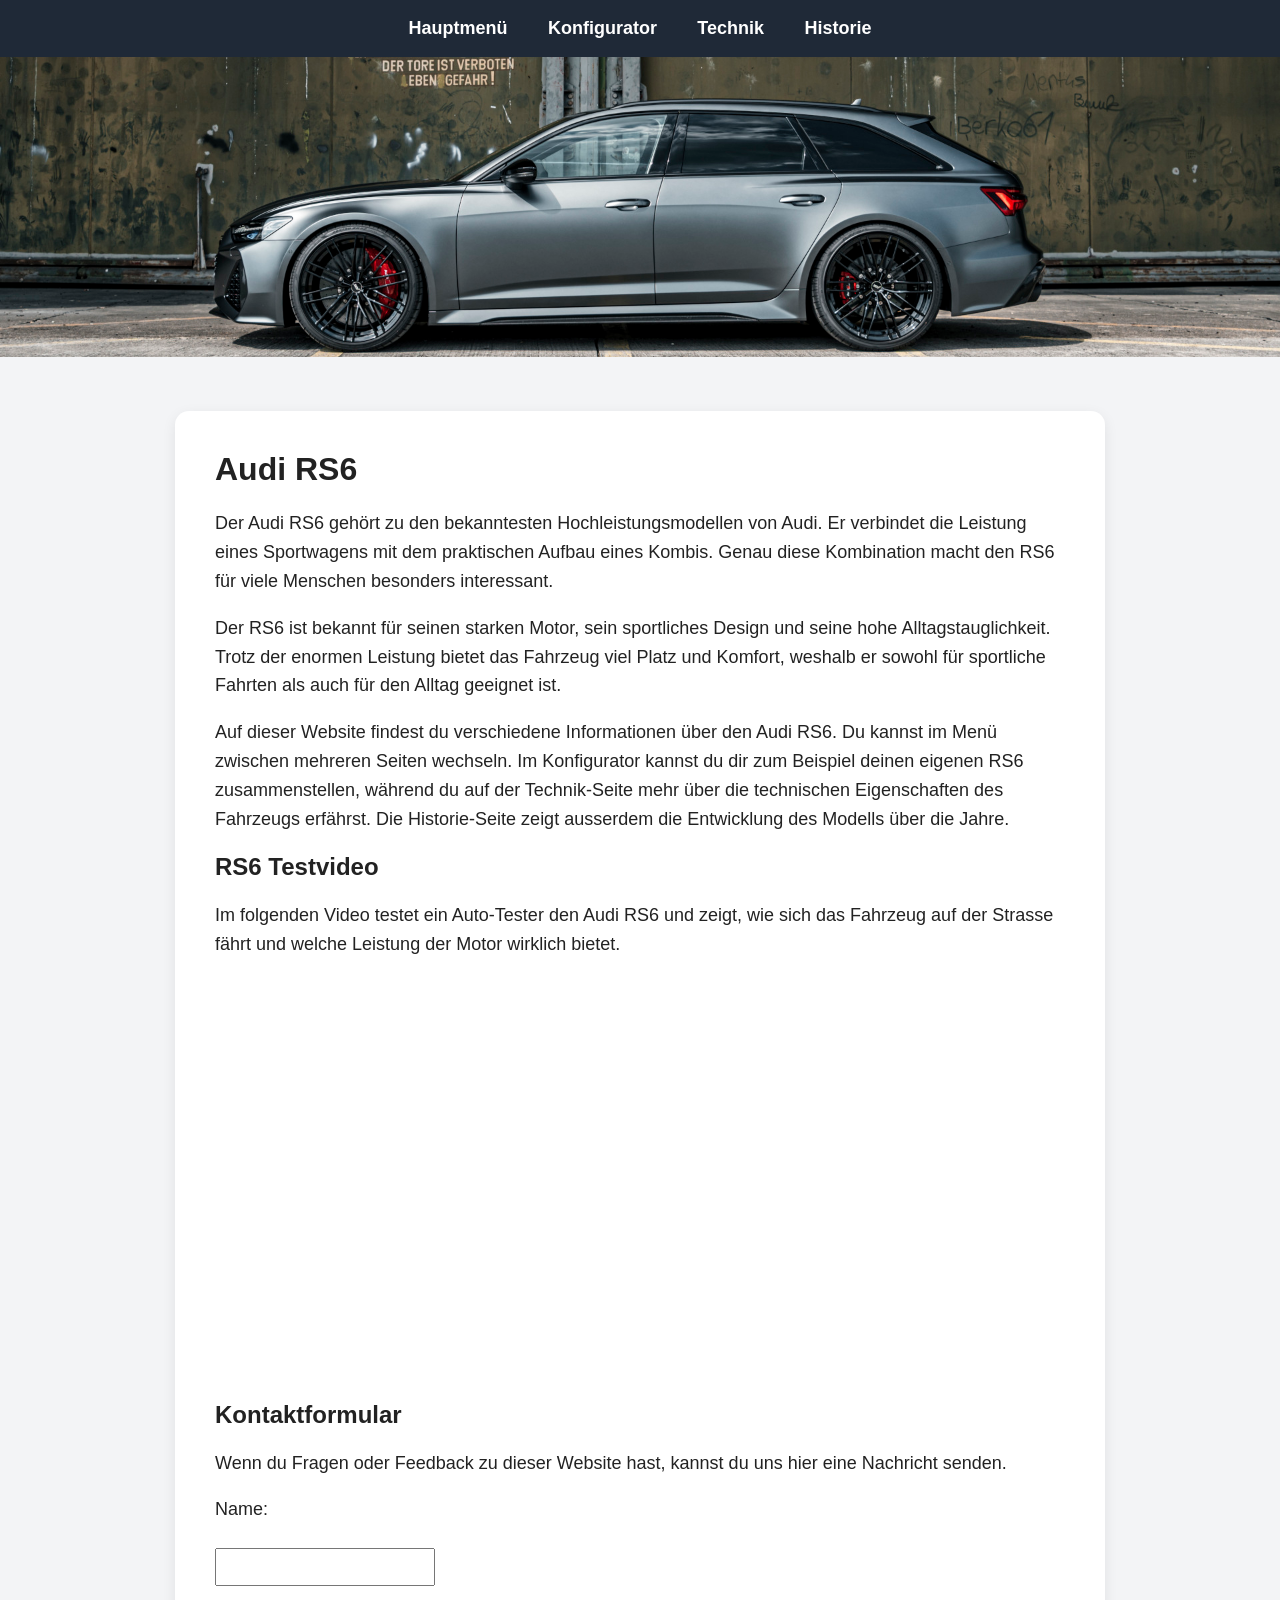
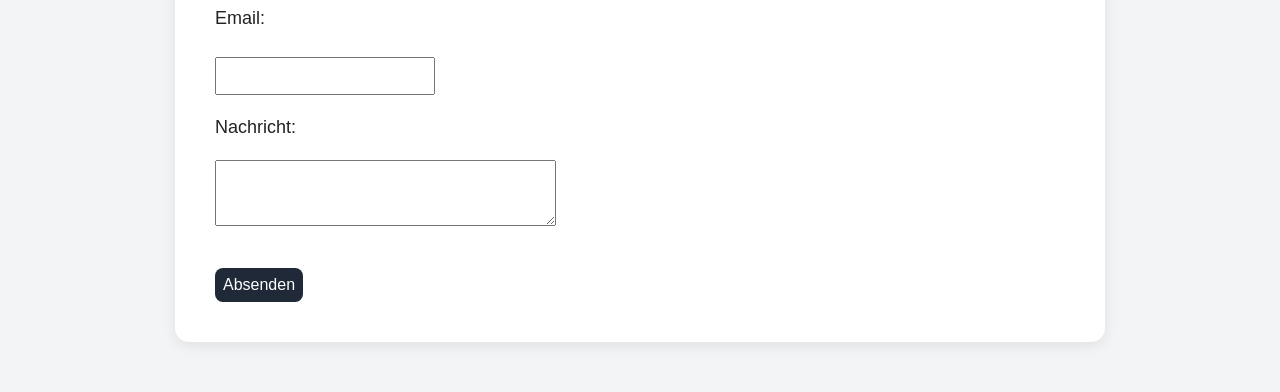
<file: index.html>
<!doctype html>
<html>
<head>
  <title>Unsere Website</title>
  <link rel="stylesheet" href="style.css">
</head>

<body>

<div class="menu">
  <a href="index.html">Hauptmenü</a>
  <a href="Seite 1.html">Konfigurator</a>
  <a href="Seite 2.html">Technik</a>
  <a href="Seite 3.html">Historie</a>
</div>

<img src="ABT-Tuning_RS6_daytonagrau_matt-Hangar-Seite.jpeg" class="hero">

<div class="content">

<h1>Audi RS6</h1>

<p>
Der Audi RS6 gehört zu den bekanntesten Hochleistungsmodellen von Audi.
Er verbindet die Leistung eines Sportwagens mit dem praktischen Aufbau
eines Kombis. Genau diese Kombination macht den RS6 für viele Menschen
besonders interessant.
</p>

<p>
Der RS6 ist bekannt für seinen starken Motor, sein sportliches Design
und seine hohe Alltagstauglichkeit. Trotz der enormen Leistung bietet
das Fahrzeug viel Platz und Komfort, weshalb er sowohl für sportliche
Fahrten als auch für den Alltag geeignet ist.
</p>

<p>
Auf dieser Website findest du verschiedene Informationen über den Audi RS6.
Du kannst im Menü zwischen mehreren Seiten wechseln. Im Konfigurator
kannst du dir zum Beispiel deinen eigenen RS6 zusammenstellen, während
du auf der Technik-Seite mehr über die technischen Eigenschaften des
Fahrzeugs erfährst. Die Historie-Seite zeigt ausserdem die Entwicklung
des Modells über die Jahre.
</p>

<h2>RS6 Testvideo</h2>

<p>
Im folgenden Video testet ein Auto-Tester den Audi RS6 und zeigt,
wie sich das Fahrzeug auf der Strasse fährt und welche Leistung
der Motor wirklich bietet.
</p>

<iframe width="100%" height="400"
src="https://www.youtube.com/embed/F4cvrid6DsI"
title="Audi RS6 Test"
frameborder="0"
allowfullscreen>
</iframe>

<h2>Kontaktformular</h2>

<p>
Wenn du Fragen oder Feedback zu dieser Website hast, kannst du uns hier
eine Nachricht senden.
</p>

<form>
  <p>Name:</p>
  <input type="text">

  <p>Email:</p>
  <input type="email">

  <p>Nachricht:</p>
  <textarea rows="4" cols="40"></textarea>

  <br><br>

  <button>Absenden</button>
</form>

</div>

</body>
</html>
</file>
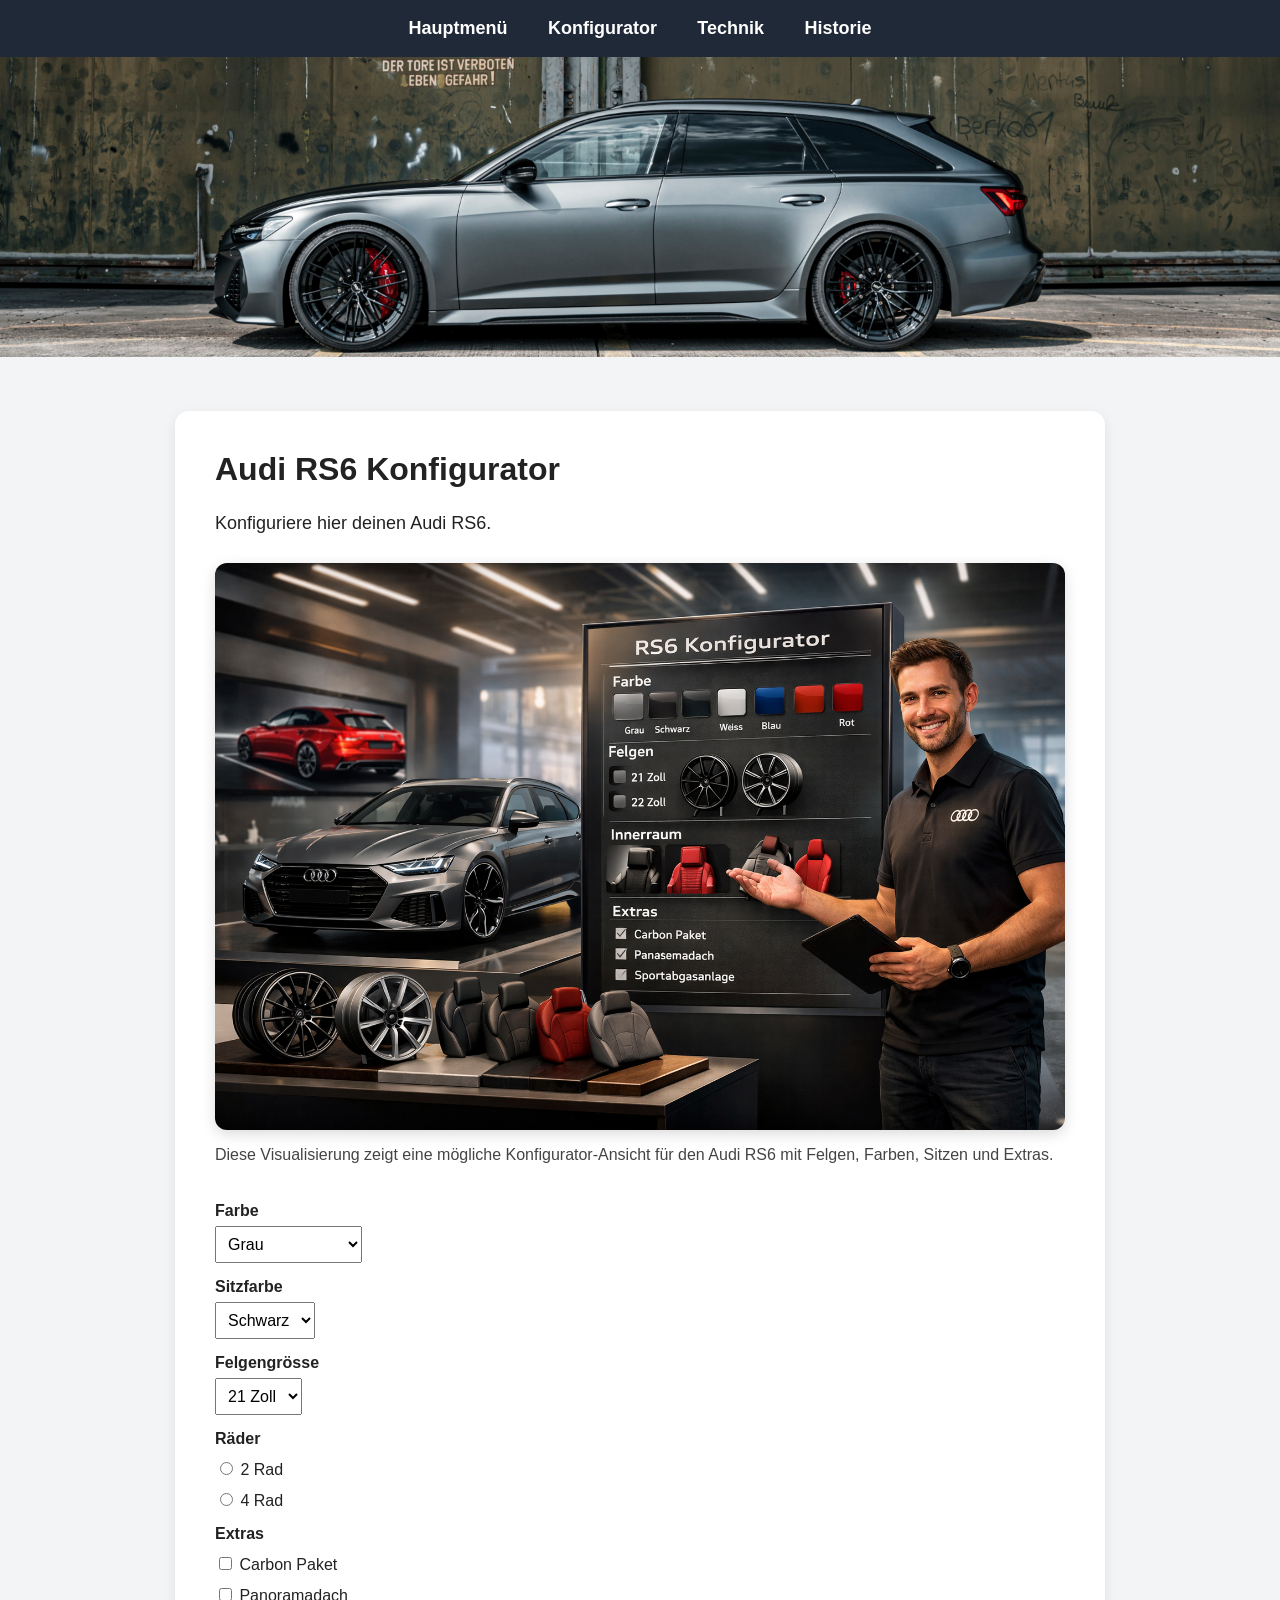
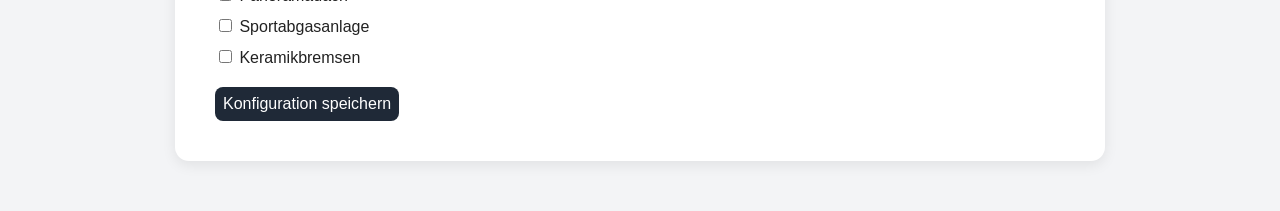
<file: Seite 1.html>
<!doctype html>
<html>
<head>
  <title>Konfigurator</title>
  <link rel="stylesheet" href="style.css">
</head>
<body>

  <div class="menu">
    <a href="index.html">Hauptmenü</a>
    <a href="Seite 1.html">Konfigurator</a>
    <a href="Seite 2.html">Technik</a>
    <a href="Seite 3.html">Historie</a>
  </div>

  <img src="ABT-Tuning_RS6_daytonagrau_matt-Hangar-Seite.jpeg" class="hero">

  <div class="content">
    <h1>Audi RS6 Konfigurator</h1>
    <p>Konfiguriere hier deinen Audi RS6.</p>

    <div class="config-bild-box">
      <img src="4113b171-f6ad-4290-873f-c9e4966e771e.png" class="config-bild">
      <p class="bild-text">
        Diese Visualisierung zeigt eine mögliche Konfigurator-Ansicht
        für den Audi RS6 mit Felgen, Farben, Sitzen und Extras.
      </p>
    </div>

    <form>
      <label for="farbe">Farbe</label>
      <select id="farbe">
        <option>Grau</option>
        <option>Schwarz</option>
        <option>Gletscherweiss</option>
        <option>Blau</option>
        <option>Rot</option>
      </select>

      <label for="sitzfarbe">Sitzfarbe</label>
      <select id="sitzfarbe">
        <option>Schwarz</option>
        <option>Rot</option>
        <option>Grau</option>
        <option>Cognac</option>
      </select>

      <label for="felgen">Felgengrösse</label>
      <select id="felgen">
        <option>21 Zoll</option>
        <option>22 Zoll</option>
      </select>

      <label>Räder</label>
      <label class="option-line"><input type="radio" name="rad"> 2 Rad</label>
      <label class="option-line"><input type="radio" name="rad"> 4 Rad</label>

      <label>Extras</label>
      <label class="option-line"><input type="checkbox"> Carbon Paket</label>
      <label class="option-line"><input type="checkbox"> Panoramadach</label>
      <label class="option-line"><input type="checkbox"> Sportabgasanlage</label>
      <label class="option-line"><input type="checkbox"> Keramikbremsen</label>

      <button type="submit">Konfiguration speichern</button>
    </form>
  </div>

</body>
</html>
</file>
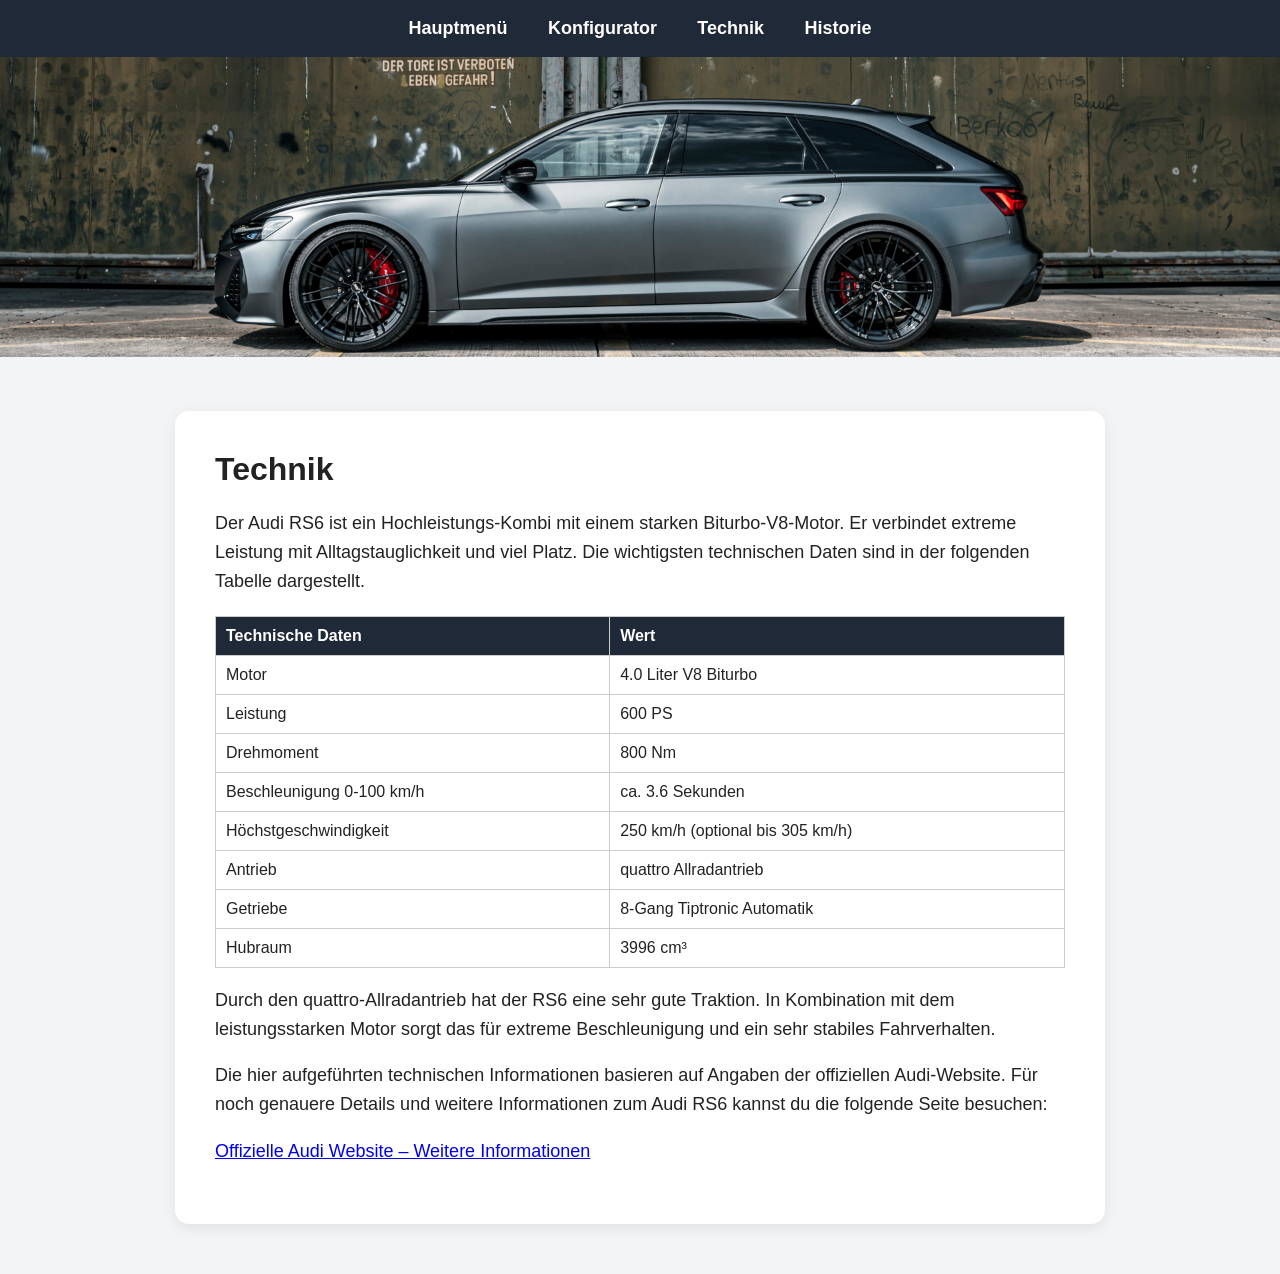
<file: Seite 2.html>
<!doctype html>
<html>
<head>
  <title>Technik</title>
  <link rel="stylesheet" href="style.css">
</head>
<body>

  <div class="menu">
    <a href="index.html">Hauptmenü</a>
    <a href="Seite 1.html">Konfigurator</a>
    <a href="Seite 2.html">Technik</a>
    <a href="Seite 3.html">Historie</a>
  </div>

  <img src="ABT-Tuning_RS6_daytonagrau_matt-Hangar-Seite.jpeg" class="hero">

  <div class="content">

    <h1>Technik</h1>

    <p>
      Der Audi RS6 ist ein Hochleistungs-Kombi mit einem starken Biturbo-V8-Motor.
      Er verbindet extreme Leistung mit Alltagstauglichkeit und viel Platz.
      Die wichtigsten technischen Daten sind in der folgenden Tabelle dargestellt.
    </p>

    <table>

      <tr>
        <th>Technische Daten</th>
        <th>Wert</th>
      </tr>

      <tr>
        <td>Motor</td>
        <td>4.0 Liter V8 Biturbo</td>
      </tr>

      <tr>
        <td>Leistung</td>
        <td>600 PS</td>
      </tr>

      <tr>
        <td>Drehmoment</td>
        <td>800 Nm</td>
      </tr>

      <tr>
        <td>Beschleunigung 0-100 km/h</td>
        <td>ca. 3.6 Sekunden</td>
      </tr>

      <tr>
        <td>Höchstgeschwindigkeit</td>
        <td>250 km/h (optional bis 305 km/h)</td>
      </tr>

      <tr>
        <td>Antrieb</td>
        <td>quattro Allradantrieb</td>
      </tr>

      <tr>
        <td>Getriebe</td>
        <td>8-Gang Tiptronic Automatik</td>
      </tr>

      <tr>
        <td>Hubraum</td>
        <td>3996 cm³</td>
      </tr>

    </table>

    <p>
      Durch den quattro-Allradantrieb hat der RS6 eine sehr gute Traktion.
      In Kombination mit dem leistungsstarken Motor sorgt das für extreme
      Beschleunigung und ein sehr stabiles Fahrverhalten.
    </p>

    <p>
      Die hier aufgeführten technischen Informationen basieren auf Angaben
      der offiziellen Audi-Website. Für noch genauere Details und weitere
      Informationen zum Audi RS6 kannst du die folgende Seite besuchen:
    </p>

    <p>
      <a href="https://www.audi.ch/de/?csref=sea:webrepublic:Brand:audi_brand:c:google:google:mt~p&extPu=audi-gaw&extProvId=5&extLi=991653109&extCr=49467094979-704374631649&keyword=audi&extTg=kwd-14950561&extAP=&extMT=e&extNT=g&extDV=c&gad_source=1&gad_campaignid=991653109&gbraid=0AAAAADtMgn_XODrYRF3gEfMWNZ46RyVQt&gclid=CjwKCAjw687NBhB4EiwAQ645djGXUViaSH7JC4guFxb_uNOf-bPw77tFeROjTbM1vWAyohRIsqlxFBoCcCsQAvD_BwE"
      target="_blank">
      Offizielle Audi Website – Weitere Informationen
      </a>
    </p>

  </div>

</body>
</html>
</file>
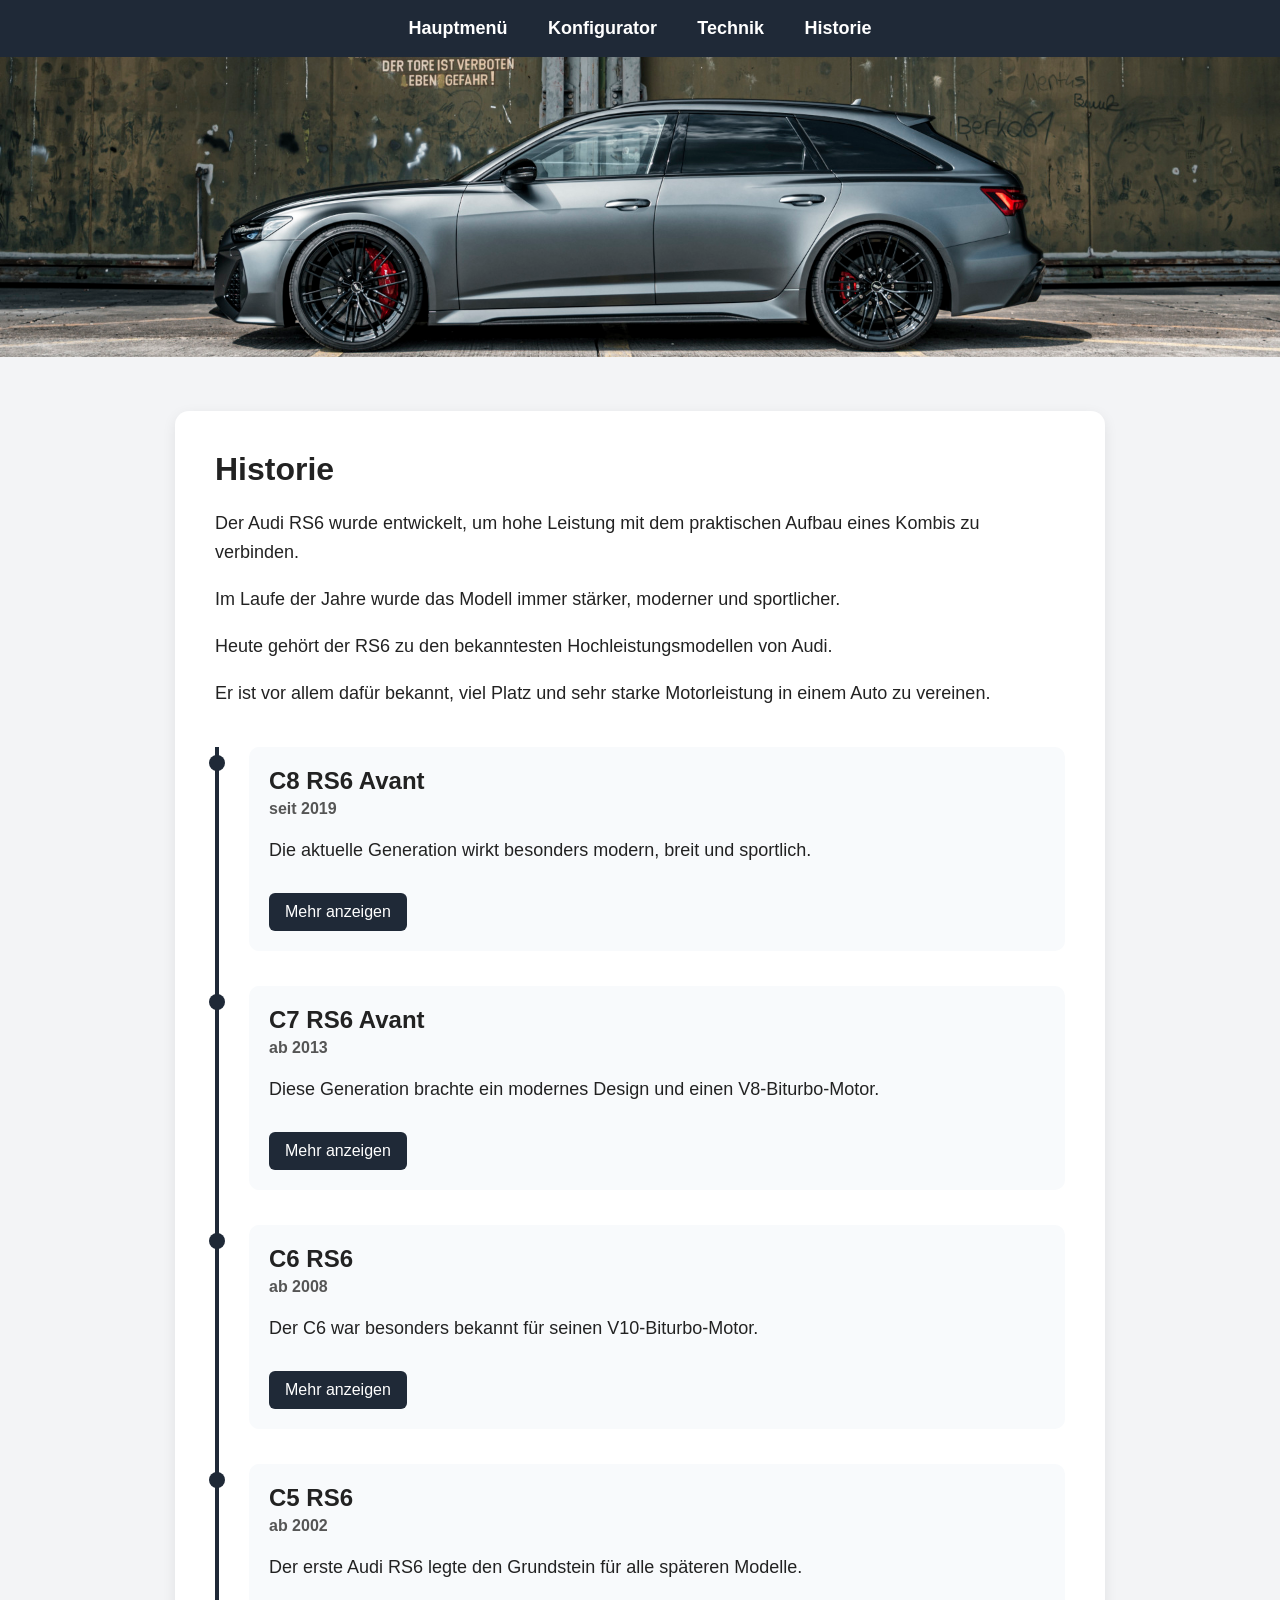
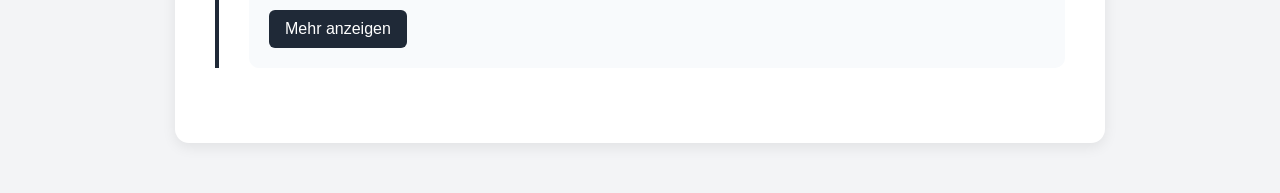
<file: Seite 3.html>
<!doctype html>
<html>
<head>
  <title>Historie</title>
  <link rel="stylesheet" href="style.css">
</head>
<body>

  <div class="menu">
    <a href="index.html">Hauptmenü</a>
    <a href="Seite 1.html">Konfigurator</a>
    <a href="Seite 2.html">Technik</a>
    <a href="Seite 3.html">Historie</a>
  </div>

  <img src="ABT-Tuning_RS6_daytonagrau_matt-Hangar-Seite.jpeg" class="hero">

  <div class="content">
    <h1>Historie</h1>
    <p>Der Audi RS6 wurde entwickelt, um hohe Leistung mit dem praktischen Aufbau eines Kombis zu verbinden.</p>
    <p>Im Laufe der Jahre wurde das Modell immer stärker, moderner und sportlicher.</p>
    <p>Heute gehört der RS6 zu den bekanntesten Hochleistungsmodellen von Audi.</p>
    <p>Er ist vor allem dafür bekannt, viel Platz und sehr starke Motorleistung in einem Auto zu vereinen.</p>

    <div class="timeline">

      <div class="timeline-item">
        <div class="timeline-dot"></div>
        <div class="timeline-box">
          <h2>C8 RS6 Avant</h2>
          <h3>seit 2019</h3>
          <p>Die aktuelle Generation wirkt besonders modern, breit und sportlich.</p>

          <button class="mehrButton" onclick="toggleText('text-c8', this)">Mehr anzeigen</button>

          <div id="text-c8" class="mehrText">
            <p>Der C8 RS6 Avant wurde deutlich aggressiver gestaltet als seine Vorgänger. Besonders auffällig sind die breitere Front, die grossen Lufteinlässe und die markanten Kotflügel.</p>
            <p>Er verbindet moderne Technologie mit sehr hoher Leistung und bleibt trotzdem im Alltag gut nutzbar. Genau diese Mischung macht den RS6 bis heute so beliebt.</p>
          </div>
        </div>
      </div>

      <div class="timeline-item">
        <div class="timeline-dot"></div>
        <div class="timeline-box">
          <h2>C7 RS6 Avant</h2>
          <h3>ab 2013</h3>
          <p>Diese Generation brachte ein modernes Design und einen V8-Biturbo-Motor.</p>

          <button class="mehrButton" onclick="toggleText('text-c7', this)">Mehr anzeigen</button>

          <div id="text-c7" class="mehrText">
            <p>Mit dem C7 wurde der RS6 leichter und moderner. Audi setzte hier nicht mehr auf einen V10, sondern auf einen leistungsstarken V8-Biturbo.</p>
            <p>Diese Generation war besonders wichtig, weil sie Leistung, Effizienz und modernes Design gut miteinander verband.</p>
          </div>
        </div>
      </div>

      <div class="timeline-item">
        <div class="timeline-dot"></div>
        <div class="timeline-box">
          <h2>C6 RS6</h2>
          <h3>ab 2008</h3>
          <p>Der C6 war besonders bekannt für seinen V10-Biturbo-Motor.</p>

          <button class="mehrButton" onclick="toggleText('text-c6', this)">Mehr anzeigen</button>

          <div id="text-c6" class="mehrText">
            <p>Der C6 RS6 war eines der extremsten Modelle der Baureihe. Vor allem der V10-Biturbo-Motor machte das Fahrzeug sehr besonders.</p>
            <p>Diese Generation zeigte deutlich, dass der RS6 nicht nur praktisch, sondern auch technisch sehr beeindruckend sein kann.</p>
          </div>
        </div>
      </div>

      <div class="timeline-item">
        <div class="timeline-dot"></div>
        <div class="timeline-box">
          <h2>C5 RS6</h2>
          <h3>ab 2002</h3>
          <p>Der erste Audi RS6 legte den Grundstein für alle späteren Modelle.</p>

          <button class="mehrButton" onclick="toggleText('text-c5', this)">Mehr anzeigen</button>

          <div id="text-c5" class="mehrText">
            <p>Der C5 war die erste RS6-Generation und damit der Startpunkt der ganzen Modellreihe. Schon dieses Modell zeigte, dass ein Kombi sehr schnell und gleichzeitig alltagstauglich sein kann.</p>
            <p>Damit schuf Audi die Grundlage für alle späteren RS6-Modelle, die dieses Konzept weiterentwickelten und noch extremer machten.</p>
          </div>
        </div>
      </div>

    </div>
  </div>

  <script>
    function toggleText(id, button) {
      var text = document.getElementById(id);

      if (text.style.display === "block") {
        text.style.display = "none";
        button.innerText = "Mehr anzeigen";
      } else {
        text.style.display = "block";
        button.innerText = "Weniger anzeigen";
      }
    }
  </script>

</body>
</html>
</file>
<file: style.css>
body {
  margin: 0;
  font-family: Arial, sans-serif;
  background: #f3f4f6;
  color: #222;
}

.menu {
  background: #1f2937;
  padding: 18px;
  text-align: center;
}

.menu a {
  color: white;
  text-decoration: none;
  margin: 0 18px;
  font-size: 18px;
  font-weight: bold;
}

.menu a:hover {
  color: #60a5fa;
}

.content {
  max-width: 850px;
  margin: 50px auto;
  background: white;
  padding: 40px;
  border-radius: 14px;
  box-shadow: 0 4px 14px rgba(0, 0, 0, 0.08);
}

h1 {
  margin-top: 0;
}

p {
  font-size: 18px;
  line-height: 1.6;
}

label {
  display: block;
  margin-top: 15px;
  font-weight: bold;
}

select,
input,
button {
  margin-top: 6px;
  padding: 8px;
  font-size: 16px;
}

button {
  margin-top: 20px;
  background: #1f2937;
  color: white;
  border: none;
  border-radius: 8px;
  cursor: pointer;
}

button:hover {
  background: #374151;
}

.option-line {
  display: block;
  margin-top: 8px;
  font-weight: normal;
}
.hero {
  width:100%;
  height:300px;
  object-fit:cover;
}

@media (max-width: 700px) {
  .menu a {
    display: block;
    margin: 10px 0;
  }

  .content {
    margin: 20px;
    padding: 20px;
  }

  .hero {
    height: 180px;
  }
}
table{
width:100%;
border-collapse:collapse;
margin-top:20px;
}

th, td{
border:1px solid #ccc;
padding:10px;
text-align:left;
}

th{
background:#1f2937;
color:white;
}
.timeline {
  position: relative;
  margin-top: 40px;
  padding-left: 30px;
  border-left: 4px solid #1f2937;
}

.timeline-item {
  position: relative;
  margin-bottom: 35px;
}

.timeline-dot {
  position: absolute;
  left: -40px;
  top: 8px;
  width: 16px;
  height: 16px;
  background: #1f2937;
  border-radius: 50%;
}

.timeline-box {
  background: #f8fafc;
  padding: 20px;
  border-radius: 10px;
}

.timeline-box h2 {
  margin: 0 0 5px 0;
}

.timeline-box h3 {
  margin: 0 0 10px 0;
  font-size: 16px;
  color: #555;
}
.timeline {
  position: relative;
  margin-top: 40px;
  padding-left: 30px;
  border-left: 4px solid #1f2937;
}

.timeline-item {
  position: relative;
  margin-bottom: 35px;
}

.timeline-dot {
  position: absolute;
  left: -40px;
  top: 8px;
  width: 16px;
  height: 16px;
  background: #1f2937;
  border-radius: 50%;
}

.timeline-box {
  background: #f8fafc;
  padding: 20px;
  border-radius: 10px;
}

.timeline-box h2 {
  margin: 0 0 5px 0;
}

.timeline-box h3 {
  margin: 0 0 10px 0;
  font-size: 16px;
  color: #555;
}

.mehrButton {
  margin-top: 10px;
  padding: 10px 16px;
  background: #1f2937;
  color: white;
  border: none;
  border-radius: 6px;
  cursor: pointer;
}

.mehrButton:hover {
  background: #374151;
}

.mehrText {
  display: none;
  margin-top: 15px;
}
.config-bild-box {
  margin: 25px 0 35px 0;
}

.config-bild {
  width: 100%;
  border-radius: 12px;
  display: block;
  box-shadow: 0 4px 14px rgba(0, 0, 0, 0.15);
}

.bild-text {
  margin-top: 12px;
  font-size: 16px;
  color: #444;
}
</file>
